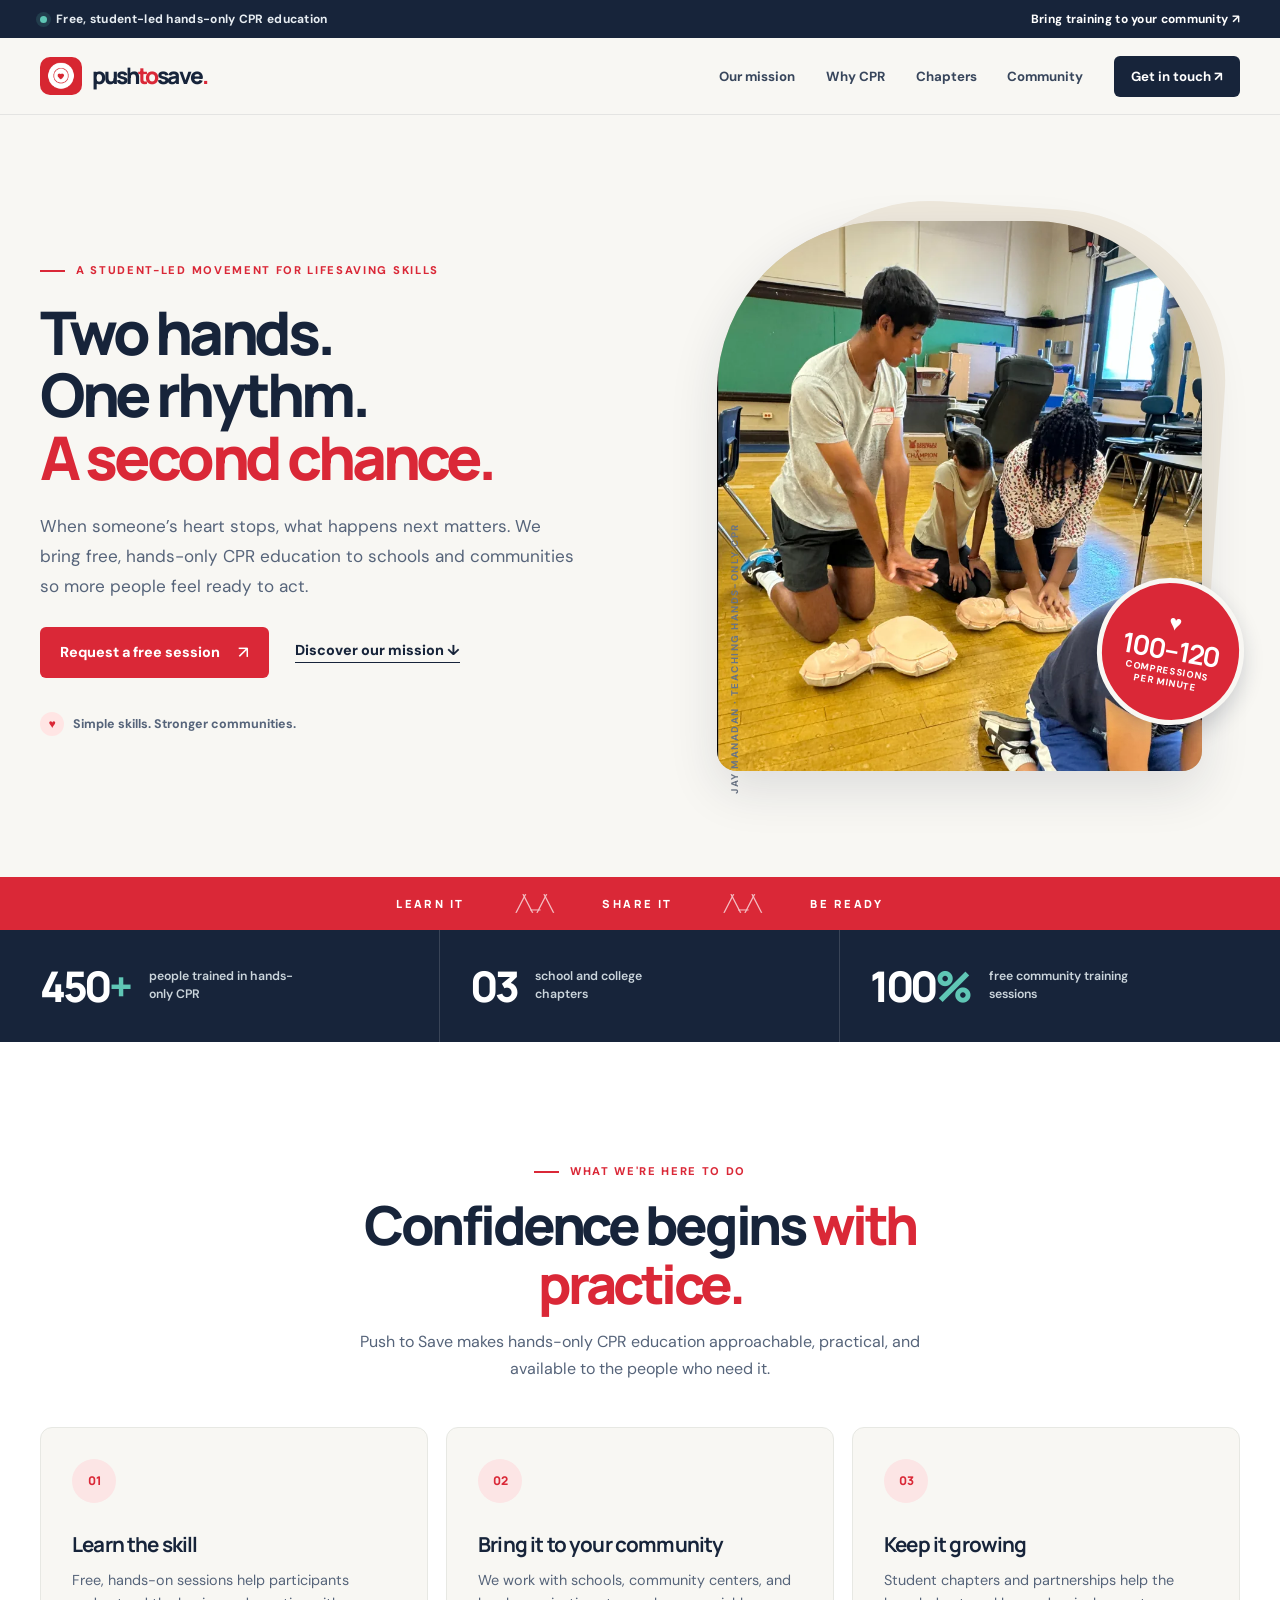
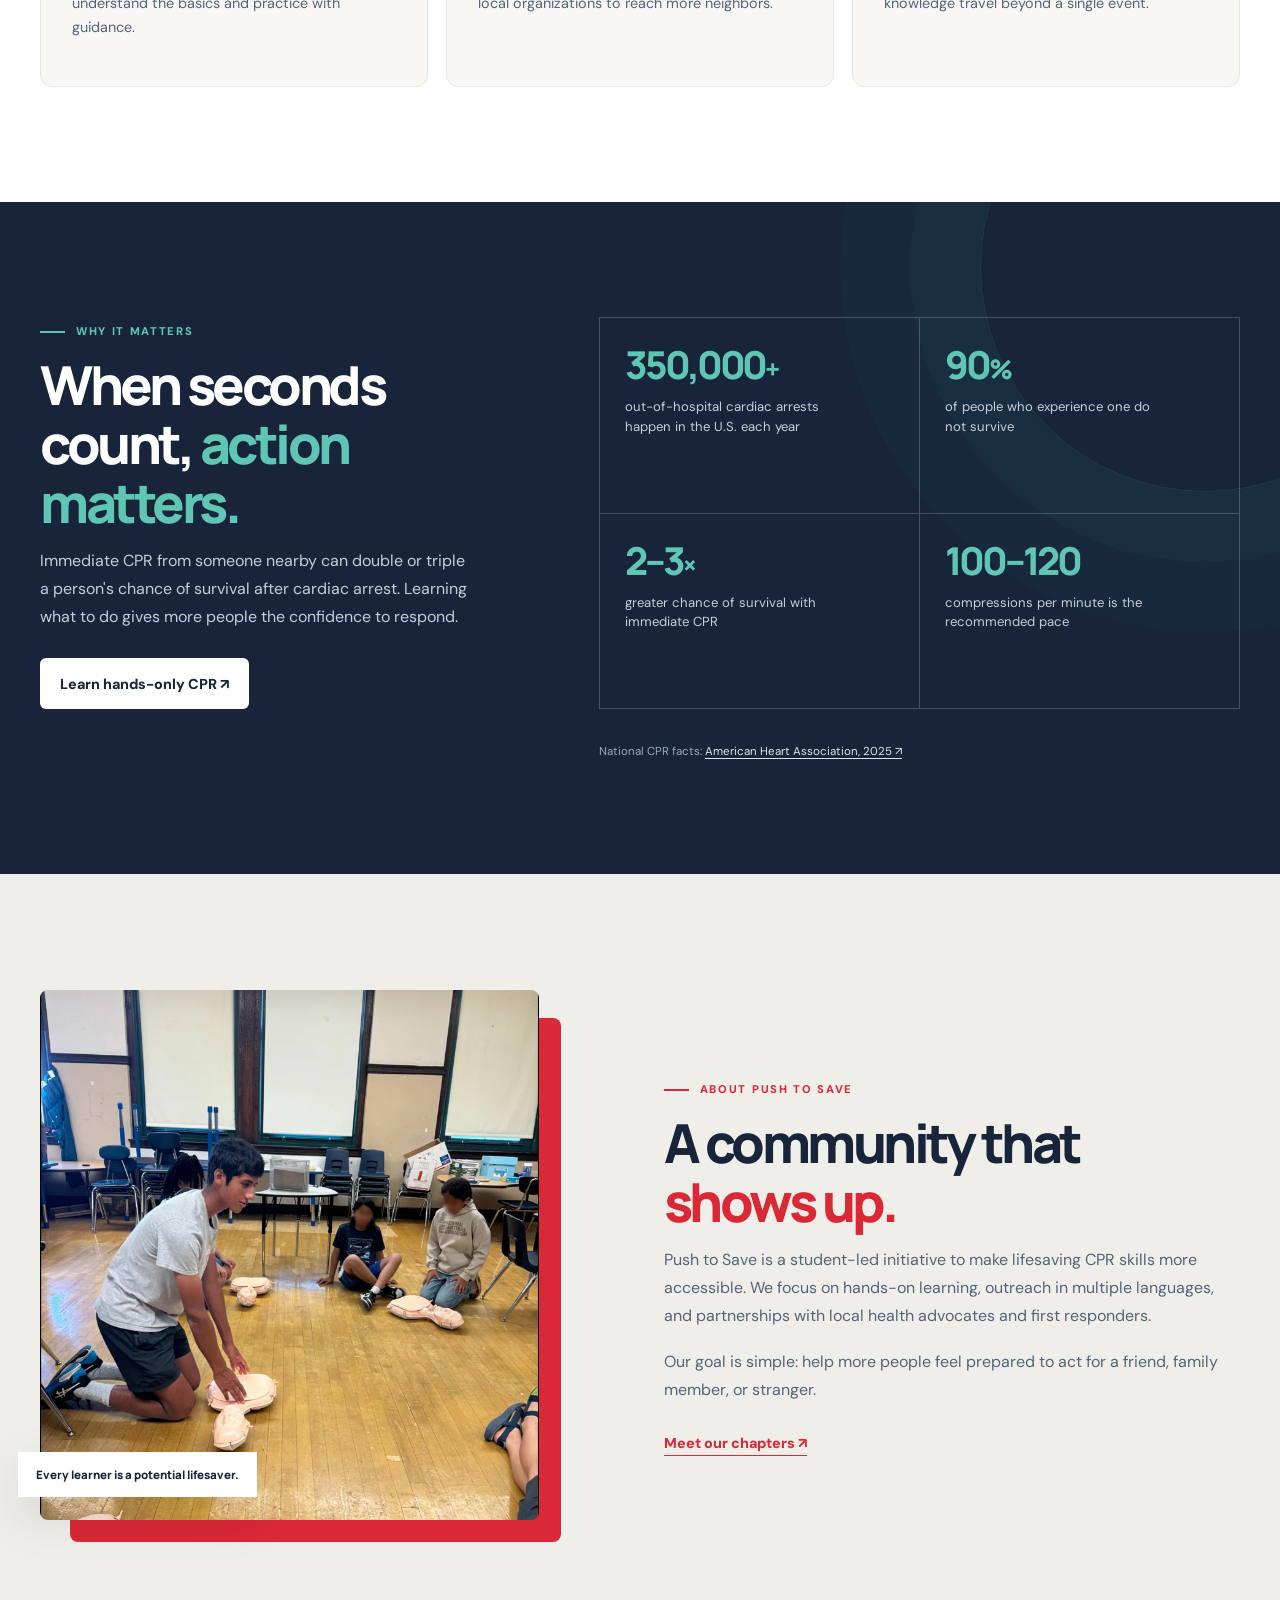
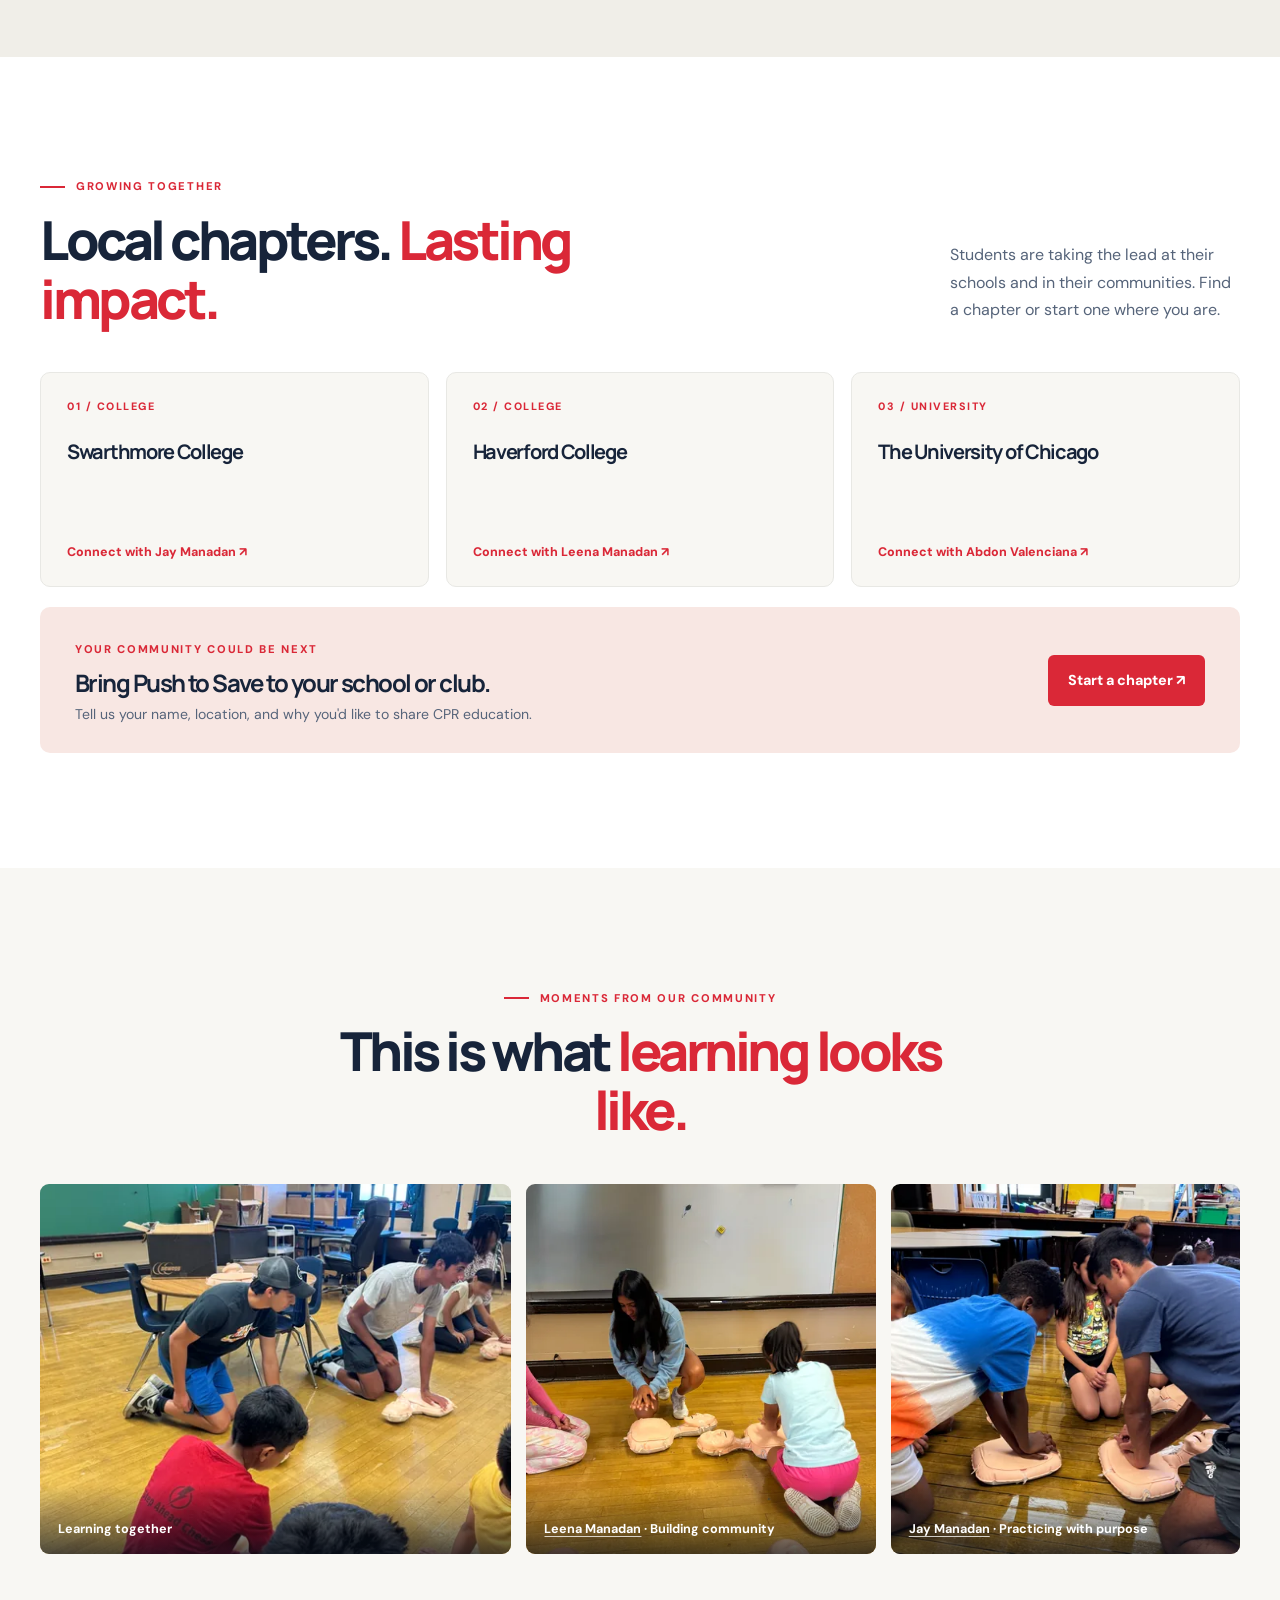
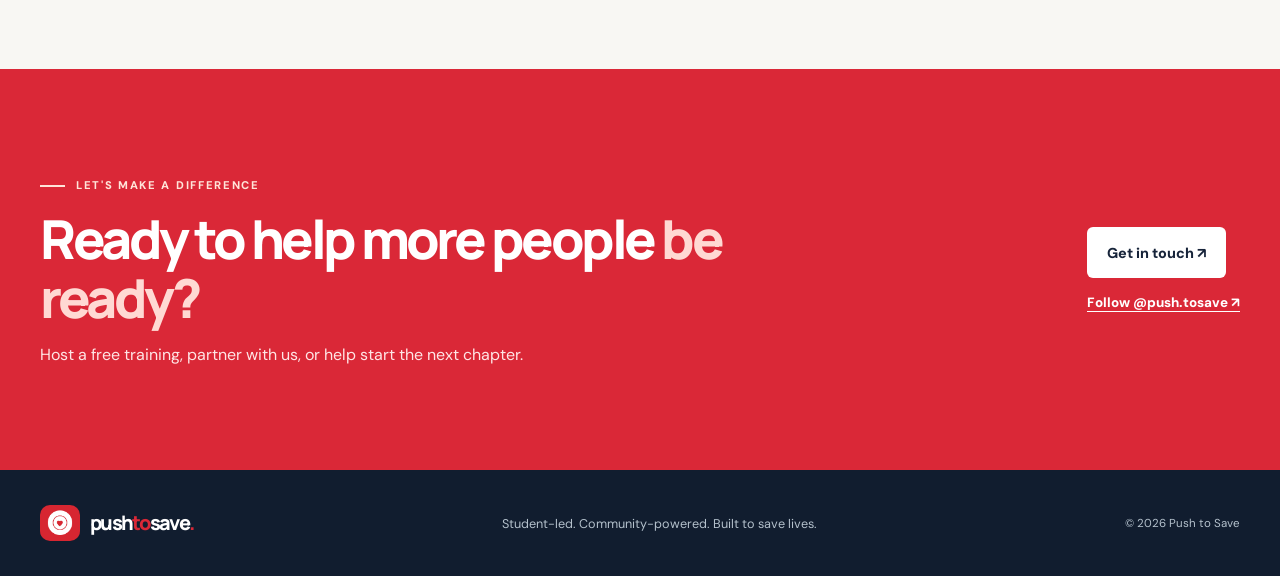
<file: index.html>
<!DOCTYPE html>
<html lang="en">
  <head>
    <meta charset="utf-8">
    <meta name="viewport" content="width=device-width, initial-scale=1">
    <meta name="theme-color" content="#17243a">
    <meta
      name="description"
      content="Push to Save is a student-led initiative bringing free hands-only CPR education to schools and communities.">
    <title>Push to Save | Two hands. One rhythm. A second chance.</title>
    <link rel="canonical" href="https://www.pushtosavelives.org/">
    <meta property="og:type" content="website">
    <meta property="og:url" content="https://www.pushtosavelives.org/">
    <meta property="og:title" content="Push to Save | Hands-only CPR education">
    <meta property="og:description" content="Free, student-led hands-only CPR education for schools and communities.">
    <meta property="og:image" content="https://www.pushtosavelives.org/images/jay-manadan-hands-only-cpr-807.webp">
    <script type="application/ld+json">
      {"@context":"https://schema.org","@type":"WebPage","url":"https://www.pushtosavelives.org/","name":"Push to Save","primaryImageOfPage":"https://www.pushtosavelives.org/images/jay-manadan-hands-only-cpr-807.webp"}
    </script>
    <link rel="icon" type="image/png" href="./Push%20To%20Save%20.png">
    <link rel="preconnect" href="https://fonts.googleapis.com">
    <link rel="preconnect" href="https://fonts.gstatic.com" crossorigin>
    <link
      href="https://fonts.googleapis.com/css2?family=DM+Sans:wght@400;500;600;700&family=Manrope:wght@400;500;600;700;800&display=swap"
      rel="stylesheet">
    <link rel="stylesheet" href="./styles.css">
    <script src="./script.js" defer></script>
  </head>
  <body>
    <a class="skip-link" href="#main">Skip to content</a>
    <div class="announcement">
      <div class="container announcement-inner">
        <span
          ><span class="announcement-dot" aria-hidden="true"></span> Free,
          student-led hands-only CPR education</span
        ><a
          href="mailto:jmanada1@swarthmore.edu?subject=Push%20to%20Save%20training%20request"
          >Bring training to your community ↗</a
        >
      </div>
    </div>
    <header class="site-header">
      <div class="container header-inner">
        <a class="brand" href="#top" aria-label="Push to Save, back to top"
          ><img
            src="./Push%20To%20Save%20.png"
            width="42"
            height="38"
            alt=""><span
            >push<span class="brand-accent">to</span>save<span
              class="brand-period"
              >.</span
            ></span
          ></a
        >
        <button
          class="menu-toggle"
          type="button"
          aria-expanded="false"
          aria-controls="primary-nav"
          aria-label="Open menu"
        >
          <span></span><span></span><span></span>
        </button>
        <nav
          id="primary-nav"
          class="primary-nav"
          aria-label="Primary navigation"
        >
          <a href="#mission">Our mission</a><a href="#why-cpr">Why CPR</a
          ><a href="#chapters">Chapters</a><a href="#community">Community</a
          ><a class="nav-cta" href="#contact">Get in touch ↗</a>
        </nav>
      </div>
    </header>

    <main id="main">
      <section class="hero" id="top" aria-labelledby="hero-title">
        <div class="container hero-grid">
          <div class="hero-copy">
            <span class="eyebrow"
              ><span class="eyebrow-line" aria-hidden="true"></span> A
              student-led movement for lifesaving skills</span
            >
            <h1 id="hero-title">
              Two hands.<br>One rhythm.<br><em>A second chance.</em>
            </h1>
            <p class="hero-lead">
              When someone’s heart stops, what happens next matters. We bring
              free, hands-only CPR education to schools and communities so more
              people feel ready to act.
            </p>
            <div class="hero-actions">
              <a
                class="button button-red"
                href="mailto:jmanada1@swarthmore.edu?subject=Push%20to%20Save%20training%20request"
                >Request a free session <span aria-hidden="true">↗</span></a
              ><a class="text-link" href="#mission">Discover our mission ↓</a>
            </div>
            <div class="hero-note">
              <span class="hero-note-icon" aria-hidden="true">♥</span> Simple
              skills. Stronger communities.
            </div>
          </div>
          <div class="hero-media">
            <div class="hero-image-wrap">
              <img
                src="./images/jay-manadan-hands-only-cpr-807.webp"
                srcset="./images/jay-manadan-hands-only-cpr-480.webp 480w, ./images/jay-manadan-hands-only-cpr-807.webp 807w"
                sizes="(max-width: 800px) calc(100vw - 36px), 45vw"
                alt="Jay Manadan guiding students through hands-only CPR practice"
                width="810"
                height="1079"
                fetchpriority="high">
            </div>
            <div class="hero-sticker">
              <span aria-hidden="true">♥</span><strong>100–120</strong
              ><span>compressions<br>per minute</span>
            </div>
            <span class="hero-photo-caption"
              >Jay Manadan · Teaching hands-only CPR</span
            >
          </div>
        </div>
        <div class="hero-bottom" aria-hidden="true">
          <span>Learn it</span><span class="hero-bottom-pulse">╱╲_╱╲</span
          ><span>Share it</span><span class="hero-bottom-pulse">╱╲_╱╲</span
          ><span>Be ready</span>
        </div>
      </section>

      <section class="impact-strip" aria-label="Push to Save at a glance">
        <div class="container impact-grid">
          <div>
            <strong>450<span>+</span></strong
            ><span>people trained in hands-only CPR</span>
          </div>
          <div><strong>03</strong><span>school and college chapters</span></div>
          <div>
            <strong>100<span>%</span></strong
            ><span>free community training sessions</span>
          </div>
        </div>
      </section>

      <section
        class="section mission-section"
        id="mission"
        aria-labelledby="mission-title"
      >
        <div class="container">
          <div class="section-heading centered">
            <span class="eyebrow"
              ><span class="eyebrow-line" aria-hidden="true"></span> What we're
              here to do</span
            >
            <h2 id="mission-title">
              Confidence begins <em>with practice.</em>
            </h2>
            <p>
              Push to Save makes hands-only CPR education approachable,
              practical, and available to the people who need it.
            </p>
          </div>
          <div class="offer-grid">
            <article class="offer-card">
              <span class="offer-icon" aria-hidden="true">01</span>
              <h3>Learn the skill</h3>
              <p>
                Free, hands-on sessions help participants understand the basics
                and practice with guidance.
              </p>
            </article>
            <article class="offer-card">
              <span class="offer-icon" aria-hidden="true">02</span>
              <h3>Bring it to your community</h3>
              <p>
                We work with schools, community centers, and local organizations
                to reach more neighbors.
              </p>
            </article>
            <article class="offer-card">
              <span class="offer-icon" aria-hidden="true">03</span>
              <h3>Keep it growing</h3>
              <p>
                Student chapters and partnerships help the knowledge travel
                beyond a single event.
              </p>
            </article>
          </div>
        </div>
      </section>

      <section
        class="section why-section"
        id="why-cpr"
        aria-labelledby="why-title"
      >
        <div class="container why-layout">
          <div class="why-intro">
            <span class="eyebrow eyebrow-light"
              ><span class="eyebrow-line" aria-hidden="true"></span> Why it
              matters</span
            >
            <h2 id="why-title">When seconds count, <em>action matters.</em></h2>
            <p>
              Immediate CPR from someone nearby can double or triple a person's
              chance of survival after cardiac arrest. Learning what to do gives
              more people the confidence to respond.
            </p>
            <a
              class="button button-white"
              href="https://cpr.heart.org/en/cpr-courses-and-kits/hands-only-cpr"
              target="_blank"
              rel="noopener noreferrer"
              >Learn hands-only CPR ↗</a
            >
          </div>
          <div class="why-stats">
            <div class="why-stat">
              <strong>350,000<span>+</span></strong
              ><span
                >out-of-hospital cardiac arrests happen in the U.S. each
                year</span
              >
            </div>
            <div class="why-stat">
              <strong>90<span>%</span></strong
              ><span>of people who experience one do not survive</span>
            </div>
            <div class="why-stat">
              <strong>2–3<span>×</span></strong
              ><span>greater chance of survival with immediate CPR</span>
            </div>
            <div class="why-stat">
              <strong>100–120</strong
              ><span>compressions per minute is the recommended pace</span>
            </div>
          </div>
          <p class="source-note">
            National CPR facts:
            <a
              href="https://newsroom.heart.org/facts/cpr-cardiopulmonary-resuscitation-and-updated-guidelines-2025"
              target="_blank"
              rel="noopener noreferrer"
              >American Heart Association, 2025 ↗</a
            >
          </p>
        </div>
      </section>

      <section
        class="section about-section"
        id="about"
        aria-labelledby="about-title"
      >
        <div class="container about-grid">
          <div class="about-media">
            <img
              src="./images/jay-manadan-teaching-cpr-814.webp"
              srcset="./images/jay-manadan-teaching-cpr-480.webp 480w, ./images/jay-manadan-teaching-cpr-814.webp 814w"
              sizes="(max-width: 600px) calc(100vw - 36px), 42vw"
              alt="Jay Manadan teaching a hands-only CPR session"
              width="810"
              height="1079"
              loading="lazy"
              decoding="async">
            <div class="image-label">
              Every learner is a potential lifesaver.
            </div>
          </div>
          <div class="about-copy">
            <span class="eyebrow"
              ><span class="eyebrow-line" aria-hidden="true"></span> About Push
              to Save</span
            >
            <h2 id="about-title">A community that <em>shows up.</em></h2>
            <p>
              Push to Save is a student-led initiative to make lifesaving CPR
              skills more accessible. We focus on hands-on learning, outreach in
              multiple languages, and partnerships with local health advocates
              and first responders.
            </p>
            <p>
              Our goal is simple: help more people feel prepared to act for a
              friend, family member, or stranger.
            </p>
            <a class="text-link text-link-red" href="#chapters"
              >Meet our chapters ↗</a
            >
          </div>
        </div>
      </section>

      <section
        class="section chapters-section"
        id="chapters"
        aria-labelledby="chapters-title"
      >
        <div class="container">
          <div class="section-heading chapters-heading">
            <div>
              <span class="eyebrow"
                ><span class="eyebrow-line" aria-hidden="true"></span> Growing
                together</span
              >
              <h2 id="chapters-title">
                Local chapters. <em>Lasting impact.</em>
              </h2>
            </div>
            <p>
              Students are taking the lead at their schools and in their
              communities. Find a chapter or start one where you are.
            </p>
          </div>
          <div class="chapters-grid">
            <article class="chapter-card">
              <span class="chapter-number">01 / College</span>
              <h3>Swarthmore College</h3>
              <a
                href="mailto:jmanada1@swarthmore.edu?subject=Push%20to%20Save%20chapter"
                >Connect with Jay Manadan ↗</a
              >
            </article>
            <article class="chapter-card">
              <span class="chapter-number">02 / College</span>
              <h3>Haverford College</h3>
              <a
                href="mailto:lmanadan@haverford.edu?subject=Push%20to%20Save%20chapter"
                >Connect with Leena Manadan ↗</a
              >
            </article>
            <article class="chapter-card">
              <span class="chapter-number">03 / University</span>
              <h3>The University of Chicago</h3>
              <a
                href="mailto:abdonv@uchicago.edu?subject=Push%20to%20Save%20chapter"
                >Connect with Abdon Valenciana ↗</a
              >
            </article>
          </div>
          <div class="start-chapter">
            <div>
              <span class="eyebrow">Your community could be next</span>
              <h3>Bring Push to Save to your school or club.</h3>
              <p>
                Tell us your name, location, and why you'd like to share CPR
                education.
              </p>
            </div>
            <a
              class="button button-red"
              href="mailto:jmanada1@swarthmore.edu?subject=Start%20a%20Push%20to%20Save%20chapter"
              >Start a chapter ↗</a
            >
          </div>
        </div>
      </section>

      <section
        class="section community-section"
        id="community"
        aria-labelledby="community-title"
      >
        <div class="container">
          <div class="section-heading centered">
            <span class="eyebrow"
              ><span class="eyebrow-line" aria-hidden="true"></span> Moments
              from our community</span
            >
            <h2 id="community-title">
              This is what <em>learning looks like.</em>
            </h2>
          </div>
          <div class="photo-grid">
            <figure class="photo-wide">
              <img
                src="./images/community-cpr-training-960.webp"
                srcset="./images/community-cpr-training-480.webp 480w, ./images/community-cpr-training-960.webp 960w"
                sizes="(max-width: 600px) calc(100vw - 36px), 36vw"
                alt="Jay Manadan and a volunteer at a Push to Save training"
                width="1434"
                height="1440"
                loading="lazy"
                decoding="async">
              <figcaption>Learning together</figcaption>
            </figure>
            <figure>
              <img
                src="./images/leena-manadan-cpr-training-808.webp"
                srcset="./images/leena-manadan-cpr-training-480.webp 480w, ./images/leena-manadan-cpr-training-808.webp 808w"
                sizes="(max-width: 600px) calc(100vw - 36px), 28vw"
                alt="Leena Manadan teaching hands-only CPR to children at a Push to Save event"
                width="808"
                height="1029"
                loading="lazy"
                decoding="async">
              <figcaption><a href="./leena-manadan.html">Leena Manadan</a> · Building community</figcaption>
            </figure>
            <figure>
              <img
                src="./images/jay-manadan-cpr-960.webp"
                srcset="./images/jay-manadan-cpr-480.webp 480w, ./images/jay-manadan-cpr-960.webp 960w"
                sizes="(max-width: 600px) calc(100vw - 36px), 28vw"
                alt="Jay Manadan demonstrating CPR"
                width="1072"
                height="1031"
                loading="lazy"
                decoding="async">
              <figcaption><a href="./jay-manadan.html">Jay Manadan</a> · Practicing with purpose</figcaption>
            </figure>
          </div>
        </div>
      </section>

      <section
        class="contact-section"
        id="contact"
        aria-labelledby="contact-title"
      >
        <div class="container contact-inner">
          <div>
            <span class="eyebrow eyebrow-light"
              ><span class="eyebrow-line" aria-hidden="true"></span> Let's make
              a difference</span
            >
            <h2 id="contact-title">
              Ready to help more people <em>be ready?</em>
            </h2>
            <p>
              Host a free training, partner with us, or help start the next
              chapter.
            </p>
          </div>
          <div class="contact-actions">
            <a
              class="button button-white"
              href="mailto:jmanada1@swarthmore.edu?subject=Hello%20Push%20to%20Save"
              >Get in touch ↗</a
            ><a
              href="https://www.instagram.com/push.tosave/"
              target="_blank"
              rel="noopener noreferrer"
              >Follow @push.tosave ↗</a
            >
          </div>
        </div>
      </section>
    </main>
    <footer class="site-footer">
      <div class="container footer-inner">
        <a class="brand footer-brand" href="#top"
          ><img
            src="./Push%20To%20Save%20.png"
            width="40"
            height="36"
            alt=""><span
            >push<span class="brand-accent">to</span>save<span
              class="brand-period"
              >.</span
            ></span
          ></a
        >
        <p>Student-led. Community-powered. Built to save lives.</p>
        <span>© 2026 Push to Save</span>
      </div>
    </footer>
  </body>
</html>
</file>
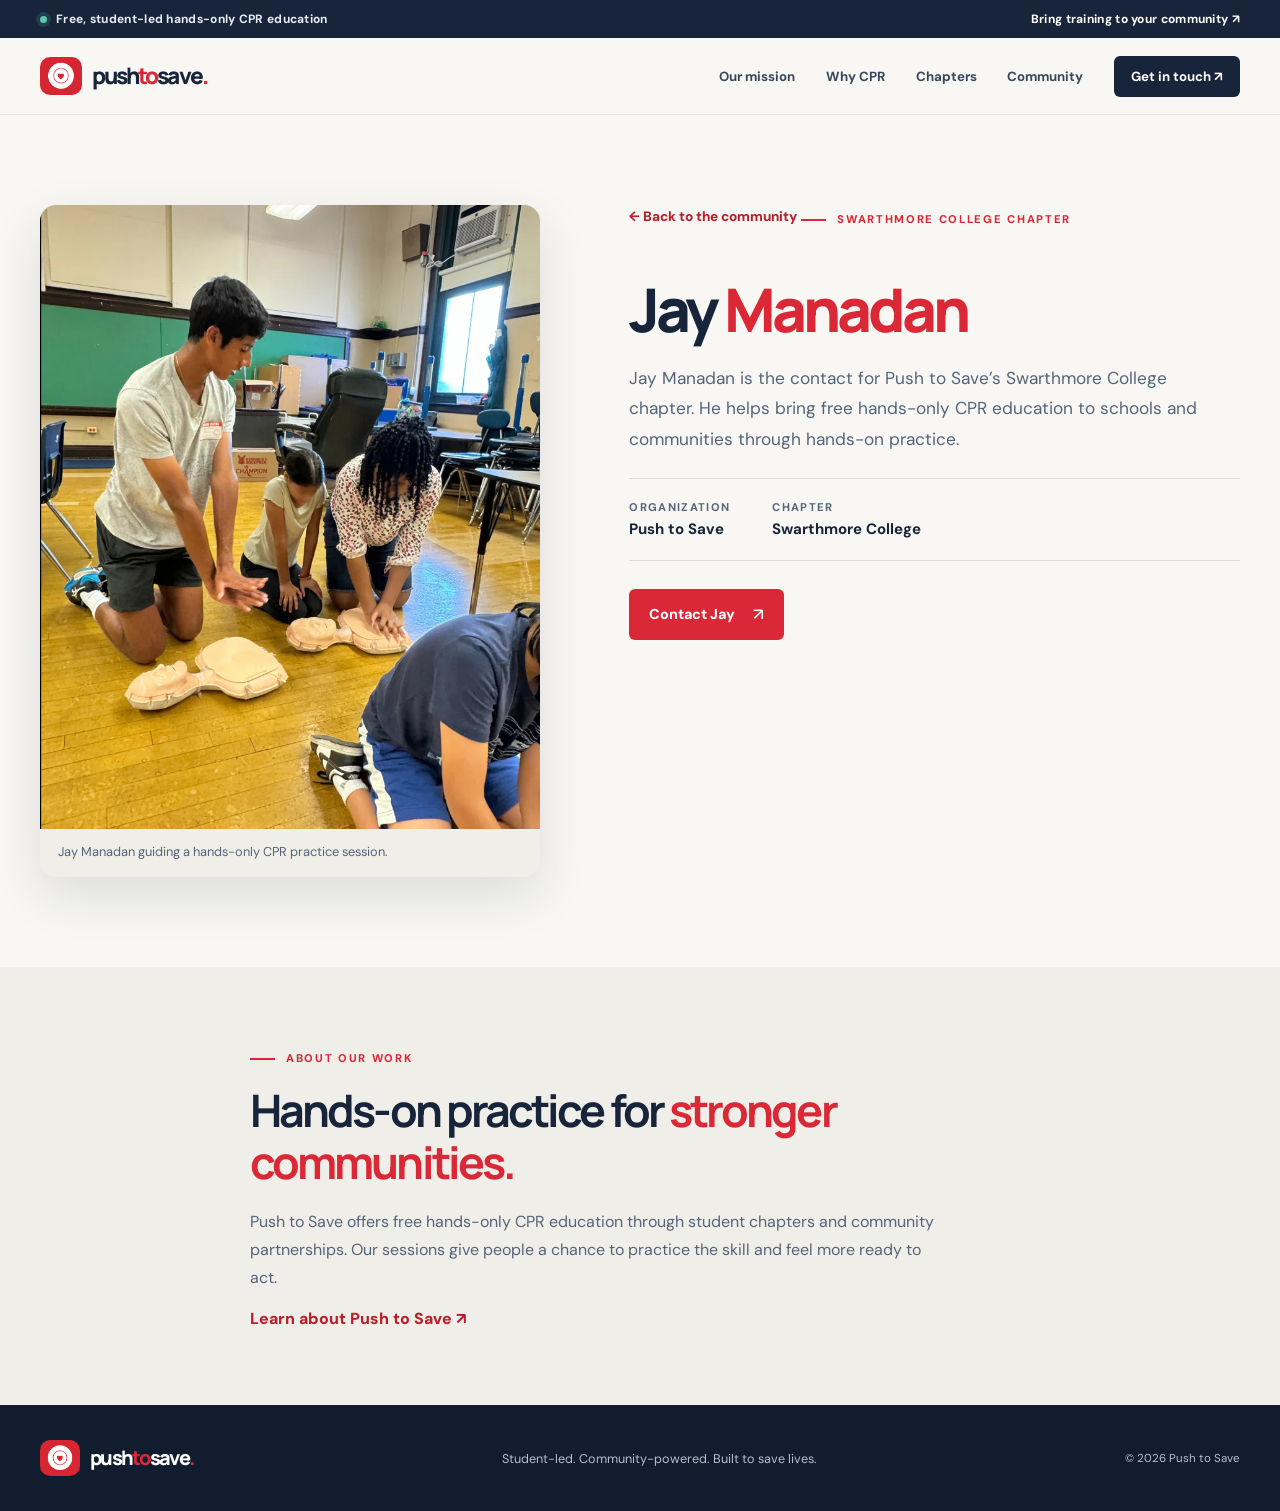
<file: jay-manadan.html>
<!DOCTYPE html>
<html lang="en">
  <head>
    <meta charset="utf-8">
    <meta name="viewport" content="width=device-width, initial-scale=1">
    <meta name="theme-color" content="#17243a">
    <meta name="robots" content="index,follow,max-image-preview:large">
    <meta name="description" content="Meet Jay Manadan of Push to Save’s Swarthmore College chapter and see him teaching hands-only CPR.">
    <title>Jay Manadan | Push to Save CPR Education</title>
    <link rel="canonical" href="https://www.pushtosavelives.org/jay-manadan.html">
    <meta property="og:type" content="profile">
    <meta property="og:url" content="https://www.pushtosavelives.org/jay-manadan.html">
    <meta property="og:title" content="Jay Manadan | Push to Save">
    <meta property="og:description" content="Meet Jay Manadan of Push to Save’s Swarthmore College chapter and see him teaching hands-only CPR.">
    <meta property="og:image" content="https://www.pushtosavelives.org/images/jay-manadan-hands-only-cpr-807.webp">
    <script type="application/ld+json">{"@context":"https://schema.org","@type":"ProfilePage","@id":"https://www.pushtosavelives.org/jay-manadan.html#profile","url":"https://www.pushtosavelives.org/jay-manadan.html","name":"Jay Manadan | Push to Save","primaryImageOfPage":"https://www.pushtosavelives.org/images/jay-manadan-hands-only-cpr-807.webp","mainEntity":{"@type":"Person","@id":"https://www.pushtosavelives.org/jay-manadan.html#person","name":"Jay Manadan","description":"Push to Save chapter contact at Swarthmore College, helping bring free hands-only CPR education to schools and communities.","image":"https://www.pushtosavelives.org/images/jay-manadan-hands-only-cpr-807.webp","affiliation":{"@type":"Organization","name":"Push to Save","url":"https://www.pushtosavelives.org/"}}}</script>
    <link rel="icon" type="image/png" href="./Push%20To%20Save%20.png">
    <link rel="preconnect" href="https://fonts.googleapis.com">
    <link rel="preconnect" href="https://fonts.gstatic.com" crossorigin>
    <link href="https://fonts.googleapis.com/css2?family=DM+Sans:wght@400;500;600;700&family=Manrope:wght@400;500;600;700;800&display=swap" rel="stylesheet">
    <link rel="stylesheet" href="./styles.css?v=20261012">
    <script src="./script.js" defer></script>
  </head>
  <body>
    <a class="skip-link" href="#main">Skip to content</a>
    <div class="announcement">
      <div class="container announcement-inner">
        <span><span class="announcement-dot" aria-hidden="true"></span> Free, student-led hands-only CPR education</span>
        <a href="./#contact">Bring training to your community ↗</a>
      </div>
    </div>
    <header class="site-header">
      <div class="container header-inner">
        <a class="brand" href="./" aria-label="Push to Save home">
          <img src="./Push%20To%20Save%20.png" width="42" height="38" alt="">
          <span>push<span class="brand-accent">to</span>save<span class="brand-period">.</span></span>
        </a>
        <button class="menu-toggle" type="button" aria-expanded="false" aria-controls="primary-nav" aria-label="Open menu"><span></span><span></span><span></span></button>
        <nav id="primary-nav" class="primary-nav" aria-label="Primary navigation">
          <a href="./#mission">Our mission</a>
          <a href="./#why-cpr">Why CPR</a>
          <a href="./#chapters">Chapters</a>
          <a href="./#community">Community</a>
          <a class="nav-cta" href="./#contact">Get in touch ↗</a>
        </nav>
      </div>
    </header>
    <main id="main">
      <section class="profile-hero" aria-labelledby="profile-title">
        <div class="container profile-grid">
          <figure class="profile-photo">
            <img
              src="./images/jay-manadan-hands-only-cpr-807.webp"
              srcset="./images/jay-manadan-hands-only-cpr-480.webp 480w, ./images/jay-manadan-hands-only-cpr-807.webp 807w"
              sizes="(max-width: 800px) calc(100vw - 48px), 42vw"
              width="807"
              height="1079"
              alt="Jay Manadan guiding students through hands-only CPR practice"
              fetchpriority="high">
            <figcaption>Jay Manadan guiding a hands-only CPR practice session.</figcaption>
          </figure>
          <div class="profile-copy">
            <a class="profile-back" href="./#community">← Back to the community</a>
            <span class="eyebrow"><span class="eyebrow-line" aria-hidden="true"></span> Swarthmore College chapter</span>
            <h1 id="profile-title">Jay <em>Manadan</em></h1>
            <p class="profile-intro">Jay Manadan is the contact for Push to Save’s Swarthmore College chapter. He helps bring free hands-only CPR education to schools and communities through hands-on practice.</p>
            <div class="profile-details">
              <div><span>Organization</span><strong>Push to Save</strong></div>
              <div><span>Chapter</span><strong>Swarthmore College</strong></div>
            </div>
            <a class="button button-red" href="mailto:jmanada1@swarthmore.edu?subject=Push%20to%20Save%20chapter">Contact Jay <span aria-hidden="true">↗</span></a>
          </div>
        </div>
      </section>
      <section class="profile-about" aria-labelledby="profile-about-title">
        <div class="container profile-about-inner">
          <span class="eyebrow"><span class="eyebrow-line" aria-hidden="true"></span> About our work</span>
          <h2 id="profile-about-title">Hands-on practice for <em>stronger communities.</em></h2>
          <p>Push to Save offers free hands-only CPR education through student chapters and community partnerships. Our sessions give people a chance to practice the skill and feel more ready to act.</p>
          <a href="./#mission">Learn about Push to Save ↗</a>
        </div>
      </section>
    </main>
    <footer class="site-footer">
      <div class="container footer-inner">
        <a class="brand footer-brand" href="./" aria-label="Push to Save home">
          <img src="./Push%20To%20Save%20.png" width="40" height="36" alt="">
          <span>push<span class="brand-accent">to</span>save<span class="brand-period">.</span></span>
        </a>
        <p>Student-led. Community-powered. Built to save lives.</p>
        <span>© 2026 Push to Save</span>
      </div>
    </footer>
  </body>
</html>
</file>
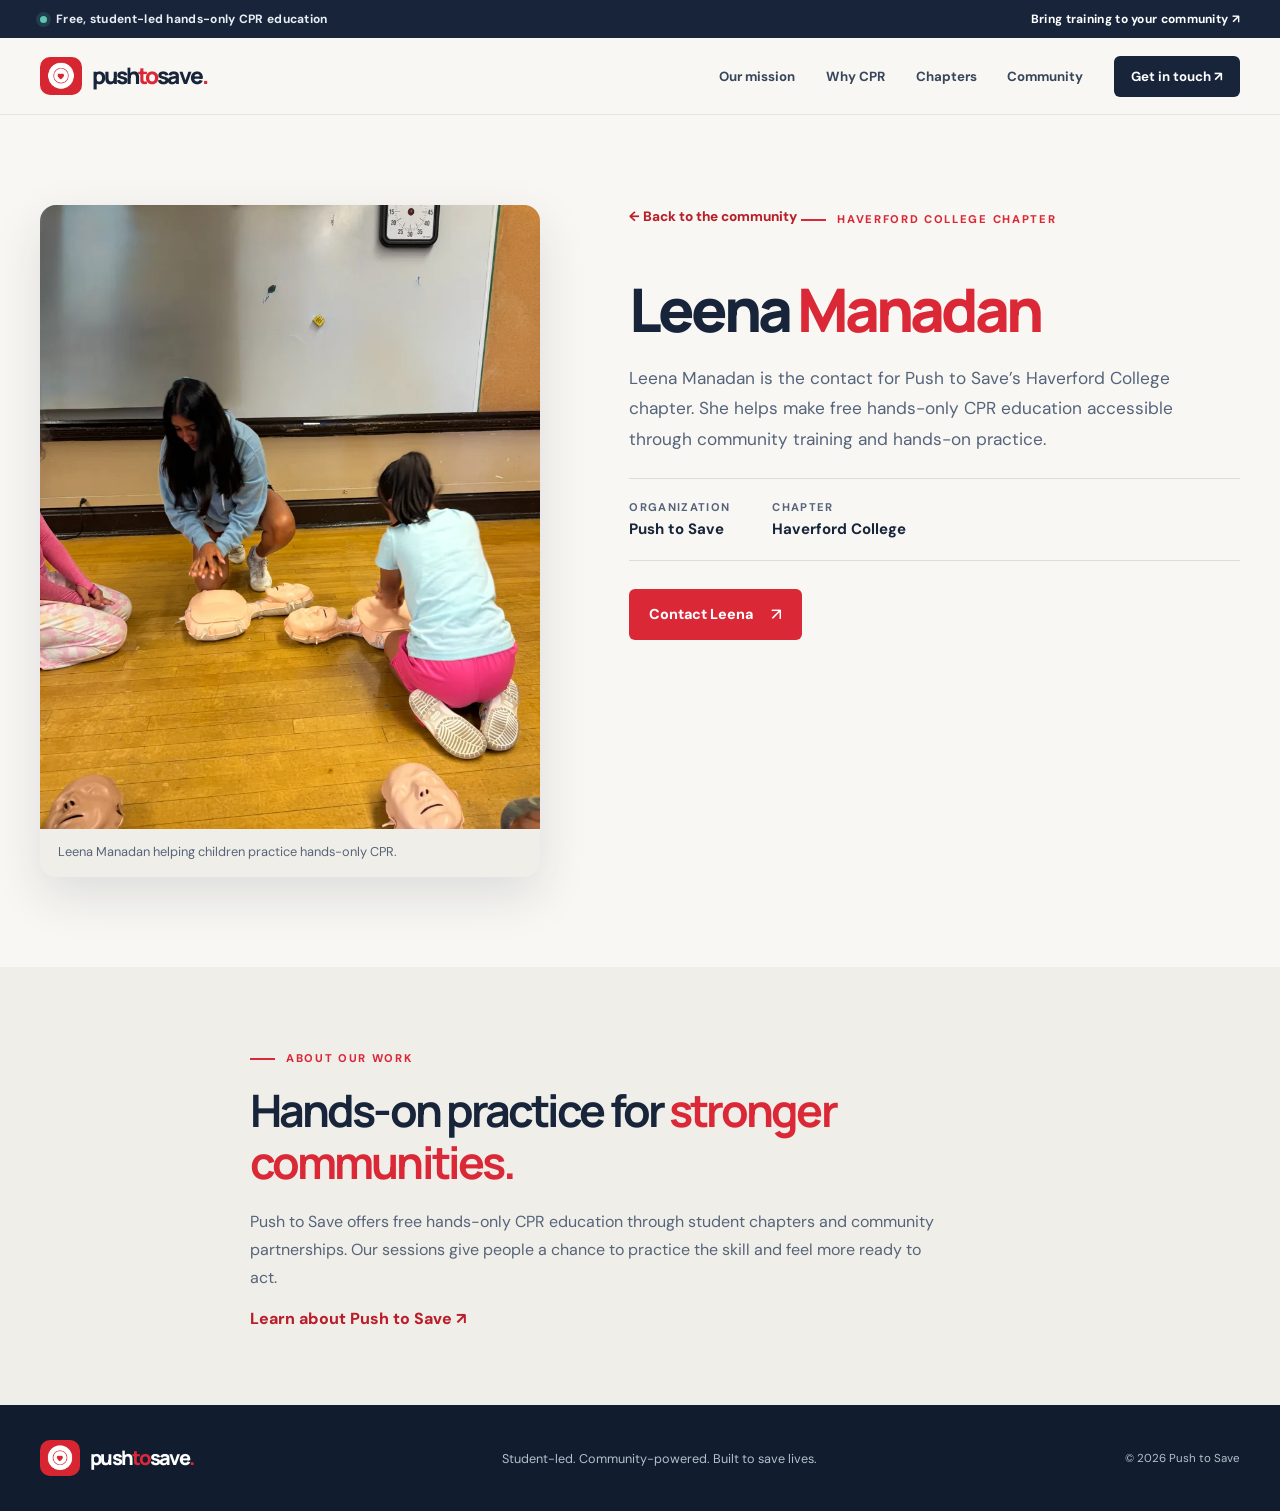
<file: leena-manadan.html>
<!DOCTYPE html>
<html lang="en">
  <head>
    <meta charset="utf-8">
    <meta name="viewport" content="width=device-width, initial-scale=1">
    <meta name="theme-color" content="#17243a">
    <meta name="robots" content="index,follow,max-image-preview:large">
    <meta name="description" content="Meet Leena Manadan of Push to Save’s Haverford College chapter and see her teaching hands-only CPR.">
    <title>Leena Manadan | Push to Save CPR Education</title>
    <link rel="canonical" href="https://www.pushtosavelives.org/leena-manadan.html">
    <meta property="og:type" content="profile">
    <meta property="og:url" content="https://www.pushtosavelives.org/leena-manadan.html">
    <meta property="og:title" content="Leena Manadan | Push to Save">
    <meta property="og:description" content="Meet Leena Manadan of Push to Save’s Haverford College chapter and see her teaching hands-only CPR.">
    <meta property="og:image" content="https://www.pushtosavelives.org/images/leena-manadan-cpr-training-808.webp">
    <script type="application/ld+json">{"@context":"https://schema.org","@type":"ProfilePage","@id":"https://www.pushtosavelives.org/leena-manadan.html#profile","url":"https://www.pushtosavelives.org/leena-manadan.html","name":"Leena Manadan | Push to Save","primaryImageOfPage":"https://www.pushtosavelives.org/images/leena-manadan-cpr-training-808.webp","mainEntity":{"@type":"Person","@id":"https://www.pushtosavelives.org/leena-manadan.html#person","name":"Leena Manadan","description":"Push to Save chapter contact at Haverford College, helping bring free hands-only CPR education to schools and communities.","image":"https://www.pushtosavelives.org/images/leena-manadan-cpr-training-808.webp","affiliation":{"@type":"Organization","name":"Push to Save","url":"https://www.pushtosavelives.org/"}}}</script>
    <link rel="icon" type="image/png" href="./Push%20To%20Save%20.png">
    <link rel="preconnect" href="https://fonts.googleapis.com">
    <link rel="preconnect" href="https://fonts.gstatic.com" crossorigin>
    <link href="https://fonts.googleapis.com/css2?family=DM+Sans:wght@400;500;600;700&family=Manrope:wght@400;500;600;700;800&display=swap" rel="stylesheet">
    <link rel="stylesheet" href="./styles.css?v=20261012">
    <script src="./script.js" defer></script>
  </head>
  <body>
    <a class="skip-link" href="#main">Skip to content</a>
    <div class="announcement">
      <div class="container announcement-inner">
        <span><span class="announcement-dot" aria-hidden="true"></span> Free, student-led hands-only CPR education</span>
        <a href="./#contact">Bring training to your community ↗</a>
      </div>
    </div>
    <header class="site-header">
      <div class="container header-inner">
        <a class="brand" href="./" aria-label="Push to Save home">
          <img src="./Push%20To%20Save%20.png" width="42" height="38" alt="">
          <span>push<span class="brand-accent">to</span>save<span class="brand-period">.</span></span>
        </a>
        <button class="menu-toggle" type="button" aria-expanded="false" aria-controls="primary-nav" aria-label="Open menu"><span></span><span></span><span></span></button>
        <nav id="primary-nav" class="primary-nav" aria-label="Primary navigation">
          <a href="./#mission">Our mission</a>
          <a href="./#why-cpr">Why CPR</a>
          <a href="./#chapters">Chapters</a>
          <a href="./#community">Community</a>
          <a class="nav-cta" href="./#contact">Get in touch ↗</a>
        </nav>
      </div>
    </header>
    <main id="main">
      <section class="profile-hero" aria-labelledby="profile-title">
        <div class="container profile-grid">
          <figure class="profile-photo">
            <img
              src="./images/leena-manadan-cpr-training-808.webp"
              srcset="./images/leena-manadan-cpr-training-480.webp 480w, ./images/leena-manadan-cpr-training-808.webp 808w"
              sizes="(max-width: 800px) calc(100vw - 48px), 42vw"
              width="808"
              height="1029"
              alt="Leena Manadan teaching hands-only CPR to children at a Push to Save session"
              fetchpriority="high">
            <figcaption>Leena Manadan helping children practice hands-only CPR.</figcaption>
          </figure>
          <div class="profile-copy">
            <a class="profile-back" href="./#community">← Back to the community</a>
            <span class="eyebrow"><span class="eyebrow-line" aria-hidden="true"></span> Haverford College chapter</span>
            <h1 id="profile-title">Leena <em>Manadan</em></h1>
            <p class="profile-intro">Leena Manadan is the contact for Push to Save’s Haverford College chapter. She helps make free hands-only CPR education accessible through community training and hands-on practice.</p>
            <div class="profile-details">
              <div><span>Organization</span><strong>Push to Save</strong></div>
              <div><span>Chapter</span><strong>Haverford College</strong></div>
            </div>
            <a class="button button-red" href="mailto:lmanadan@haverford.edu?subject=Push%20to%20Save%20chapter">Contact Leena <span aria-hidden="true">↗</span></a>
          </div>
        </div>
      </section>
      <section class="profile-about" aria-labelledby="profile-about-title">
        <div class="container profile-about-inner">
          <span class="eyebrow"><span class="eyebrow-line" aria-hidden="true"></span> About our work</span>
          <h2 id="profile-about-title">Hands-on practice for <em>stronger communities.</em></h2>
          <p>Push to Save offers free hands-only CPR education through student chapters and community partnerships. Our sessions give people a chance to practice the skill and feel more ready to act.</p>
          <a href="./#mission">Learn about Push to Save ↗</a>
        </div>
      </section>
    </main>
    <footer class="site-footer">
      <div class="container footer-inner">
        <a class="brand footer-brand" href="./" aria-label="Push to Save home">
          <img src="./Push%20To%20Save%20.png" width="40" height="36" alt="">
          <span>push<span class="brand-accent">to</span>save<span class="brand-period">.</span></span>
        </a>
        <p>Student-led. Community-powered. Built to save lives.</p>
        <span>© 2026 Push to Save</span>
      </div>
    </footer>
  </body>
</html>
</file>
<file: styles.css>
:root {
  --ink: #17243a;
  --ink-soft: #56647a;
  --red: #da2837;
  --red-dark: #b91e2a;
  --paper: #f8f7f3;
  --cream: #f0eee8;
  --line: #dddeda;
  --mint: #d7efea;
  --teal: #5fc6b5;
  --shadow: 0 18px 50px rgba(23, 36, 58, 0.12);
}
*,
*::before,
*::after {
  box-sizing: border-box;
}
html {
  scroll-behavior: smooth;
}
body {
  margin: 0;
  background: var(--paper);
  color: var(--ink);
  font-family: "DM Sans", Arial, sans-serif;
  -webkit-font-smoothing: antialiased;
}
img {
  display: block;
  max-width: 100%;
}
a {
  color: inherit;
}
button {
  font: inherit;
}
::selection {
  background: #e9a6aa;
  color: var(--ink);
}
:focus-visible {
  outline: 3px solid var(--teal);
  outline-offset: 4px;
}
.container {
  width: min(100% - 48px, 1200px);
  margin-inline: auto;
}
.skip-link {
  position: absolute;
  top: -60px;
  left: 16px;
  background: var(--ink);
  color: #fff;
  padding: 12px 16px;
  z-index: 100;
}
.skip-link:focus {
  top: 12px;
}
.announcement {
  background: var(--ink);
  color: #e7edf2;
  font-size: 0.75rem;
  font-weight: 700;
  letter-spacing: 0.025em;
}
.announcement-inner {
  min-height: 38px;
  display: flex;
  align-items: center;
  justify-content: space-between;
  gap: 16px;
}
.announcement-inner > span {
  display: flex;
  align-items: center;
  gap: 9px;
}
.announcement-dot {
  width: 7px;
  height: 7px;
  border-radius: 50%;
  background: var(--teal);
  box-shadow: 0 0 0 4px rgba(95, 198, 181, 0.15);
}
.announcement a {
  text-decoration: none;
  color: #fff;
}
.announcement a:hover {
  text-decoration: underline;
}
.site-header {
  position: sticky;
  top: 0;
  z-index: 50;
  background: rgba(248, 247, 243, 0.96);
  border-bottom: 1px solid rgba(23, 36, 58, 0.09);
  backdrop-filter: blur(16px);
}
.header-inner {
  min-height: 76px;
  display: flex;
  align-items: center;
  justify-content: space-between;
  gap: 28px;
}
.brand {
  display: inline-flex;
  align-items: center;
  gap: 10px;
  text-decoration: none;
  white-space: nowrap;
  font-family: Manrope, Arial, sans-serif;
  font-weight: 800;
  font-size: 1.42rem;
  letter-spacing: -0.085em;
  line-height: 1;
}
.brand img {
  border-radius: 10px;
}
.brand-accent,
.brand-period {
  color: var(--red);
}
.primary-nav {
  display: flex;
  align-items: center;
  gap: clamp(13px, 2.4vw, 32px);
}
.primary-nav > a {
  text-decoration: none;
  font-size: 0.83rem;
  font-weight: 700;
  color: #38465c;
  white-space: nowrap;
  transition: color 0.2s;
}
.primary-nav > a:hover {
  color: var(--red);
}
.primary-nav .nav-cta {
  padding: 12px 17px;
  background: var(--ink);
  color: #fff;
  border-radius: 6px;
}
.primary-nav .nav-cta:hover {
  background: var(--red);
  color: #fff;
}
.menu-toggle {
  display: none;
  border: 0;
  background: transparent;
  padding: 12px;
  cursor: pointer;
}
.menu-toggle span {
  display: block;
  width: 22px;
  height: 2px;
  background: var(--ink);
  margin: 5px 0;
  transition:
    transform 0.2s,
    opacity 0.2s;
}
section[id] {
  scroll-margin-top: 90px;
}
.hero {
  position: relative;
  overflow: hidden;
  background: var(--paper);
}
.hero-grid {
  display: grid;
  grid-template-columns: 1.08fr 0.92fr;
  gap: clamp(28px, 5vw, 72px);
  align-items: center;
  padding-block: clamp(50px, 7vw, 100px) clamp(62px, 7vw, 96px);
}
.eyebrow {
  display: inline-flex;
  align-items: center;
  gap: 11px;
  color: var(--red);
  text-transform: uppercase;
  letter-spacing: 0.15em;
  font-size: 0.7rem;
  font-weight: 800;
  line-height: 1.4;
}
.eyebrow-line {
  display: inline-block;
  flex: none;
  width: 25px;
  height: 2px;
  background: currentColor;
}
.eyebrow-light {
  color: var(--teal);
}
h1,
h2,
h3,
p {
  margin-top: 0;
}
h1,
h2,
h3 {
  font-family: Manrope, Arial, sans-serif;
  letter-spacing: -0.065em;
}
h1 {
  font-size: clamp(3rem, 4.7vw, 5.25rem);
  font-weight: 800;
  line-height: 1.04;
  margin: 22px 0 23px;
}
h1 em,
h2 em {
  color: var(--red);
  font-style: normal;
}
.hero-lead {
  max-width: 545px;
  font-size: 1.07rem;
  line-height: 1.75;
  color: var(--ink-soft);
  margin-bottom: 25px;
}
.hero-actions {
  display: flex;
  align-items: center;
  flex-wrap: wrap;
  gap: 18px 26px;
}
.button {
  display: inline-flex;
  align-items: center;
  justify-content: center;
  gap: 18px;
  text-decoration: none;
  white-space: nowrap;
  font-size: 0.9rem;
  font-weight: 800;
  min-height: 51px;
  padding: 14px 20px;
  border-radius: 6px;
  transition:
    transform 0.2s,
    background 0.2s,
    box-shadow 0.2s;
}
.button:hover {
  transform: translateY(-2px);
  box-shadow: 0 10px 24px rgba(23, 36, 58, 0.13);
}
.button-red {
  background: var(--red);
  color: #fff;
}
.button-red:hover {
  background: var(--red-dark);
}
.button-white {
  background: #fff;
  color: var(--ink);
}
.button-white:hover {
  background: var(--mint);
}
.button span {
  font-size: 1.05rem;
  font-weight: 500;
}
.text-link {
  font-size: 0.9rem;
  font-weight: 800;
  text-decoration: none;
  border-bottom: 1px solid currentColor;
  padding-bottom: 3px;
}
.text-link:hover {
  color: var(--red);
}
.text-link-red {
  color: var(--red);
}
.hero-note {
  display: flex;
  align-items: center;
  gap: 9px;
  margin-top: 34px;
  font-size: 0.78rem;
  color: var(--ink-soft);
  font-weight: 700;
}
.hero-note-icon {
  display: grid;
  place-items: center;
  width: 24px;
  height: 24px;
  border-radius: 50%;
  background: #ffe5e4;
  color: var(--red);
  font-size: 0.75rem;
}
.hero-media {
  position: relative;
  min-width: 0;
  padding: 16px 38px 16px 0;
}
.hero-media::before {
  content: "";
  position: absolute;
  inset: 0 22px 32px 35px;
  background: #eee8dc;
  border-radius: 170px 170px 20px 20px;
  transform: rotate(4deg);
}
.hero-image-wrap {
  position: relative;
  overflow: hidden;
  height: clamp(430px, 43vw, 570px);
  border-radius: 170px 170px 20px 20px;
  box-shadow: var(--shadow);
  background: #d4c9b4;
}
.hero-image-wrap img {
  width: 100%;
  height: 100%;
  object-fit: cover;
  object-position: center 37%;
}
.hero-sticker {
  position: absolute;
  right: -4px;
  bottom: 62px;
  width: 147px;
  height: 147px;
  border-radius: 50%;
  background: var(--red);
  color: #fff;
  display: flex;
  align-items: center;
  justify-content: center;
  flex-direction: column;
  text-align: center;
  box-shadow: 0 10px 22px rgba(23, 36, 58, 0.2);
  transform: rotate(10deg);
  border: 5px solid var(--paper);
}
.hero-sticker > span:first-child {
  font-size: 1.35rem;
  line-height: 1;
}
.hero-sticker strong {
  font-family: Manrope, sans-serif;
  font-size: 1.7rem;
  letter-spacing: -0.06em;
  line-height: 1.1;
}
.hero-sticker > span:last-child {
  text-transform: uppercase;
  letter-spacing: 0.08em;
  font-size: 0.59rem;
  font-weight: 800;
  line-height: 1.35;
}
.hero-photo-caption {
  position: absolute;
  left: 17px;
  bottom: -13px;
  transform: rotate(-90deg);
  transform-origin: left center;
  font-size: 0.61rem;
  text-transform: uppercase;
  letter-spacing: 0.15em;
  font-weight: 800;
  color: #6a7483;
}
.hero-bottom {
  height: 53px;
  background: var(--red);
  color: #fff;
  display: flex;
  align-items: center;
  justify-content: center;
  gap: clamp(22px, 4vw, 58px);
  font:
    800 0.7rem Manrope,
    sans-serif;
  text-transform: uppercase;
  letter-spacing: 0.22em;
}
.hero-bottom-pulse {
  font-size: 1rem;
  letter-spacing: -0.2em;
  font-weight: 400;
  opacity: 0.7;
}
.impact-strip {
  background: var(--ink);
  color: #fff;
}
.impact-grid {
  display: grid;
  grid-template-columns: repeat(3, 1fr);
}
.impact-grid > div {
  display: flex;
  align-items: center;
  gap: 19px;
  padding: 35px 30px;
  border-right: 1px solid rgba(255, 255, 255, 0.15);
}
.impact-grid > div:first-child {
  padding-left: 0;
}
.impact-grid > div:last-child {
  border-right: 0;
}
.impact-grid strong {
  font:
    800 clamp(2.3rem, 3.3vw, 3.5rem)/1 Manrope,
    sans-serif;
  letter-spacing: -0.08em;
  white-space: nowrap;
}
.impact-grid strong span {
  color: var(--teal);
}
.impact-grid > div > span {
  max-width: 155px;
  font-size: 0.77rem;
  line-height: 1.45;
  color: #cbd5dc;
  font-weight: 600;
}
.section {
  padding-block: clamp(75px, 9vw, 132px);
}
.section-heading {
  margin-bottom: 44px;
}
.section-heading.centered {
  text-align: center;
  max-width: 700px;
  margin-inline: auto;
}
.section-heading h2,
.about-copy h2,
.why-intro h2,
.contact-inner h2 {
  font-size: clamp(2.4rem, 4.2vw, 4.5rem);
  line-height: 1.1;
  font-weight: 800;
  margin: 15px 0;
}
.section-heading p {
  max-width: 610px;
  margin: 0 auto;
  color: var(--ink-soft);
  line-height: 1.7;
  font-size: 1rem;
}
.mission-section {
  background: #fff;
}
.offer-grid {
  display: grid;
  grid-template-columns: repeat(3, 1fr);
  gap: 18px;
}
.offer-card {
  background: var(--paper);
  border: 1px solid #e7e8e3;
  border-radius: 12px;
  padding: 31px;
  min-height: 260px;
  transition:
    transform 0.2s,
    box-shadow 0.2s;
}
.offer-card:hover {
  transform: translateY(-4px);
  box-shadow: var(--shadow);
}
.offer-icon {
  display: grid;
  place-items: center;
  width: 44px;
  height: 44px;
  border-radius: 50%;
  background: #fce5e5;
  color: var(--red);
  font:
    800 0.75rem Manrope,
    sans-serif;
}
.offer-card h3 {
  font-size: 1.29rem;
  letter-spacing: -0.04em;
  margin: 27px 0 11px;
}
.offer-card p {
  color: var(--ink-soft);
  font-size: 0.9rem;
  line-height: 1.65;
  margin-bottom: 0;
}
.why-section {
  background: var(--ink);
  color: #fff;
  position: relative;
  overflow: hidden;
}
.why-section::after {
  content: "";
  position: absolute;
  right: -150px;
  top: -160px;
  width: 450px;
  height: 450px;
  border: 1px solid rgba(95, 198, 181, 0.13);
  border-radius: 50%;
  box-shadow:
    0 0 0 70px rgba(95, 198, 181, 0.035),
    0 0 0 140px rgba(95, 198, 181, 0.025);
  pointer-events: none;
}
.why-layout {
  position: relative;
  z-index: 1;
  display: grid;
  grid-template-columns: 0.85fr 1.15fr;
  gap: 35px 85px;
}
.why-intro h2 em {
  color: var(--teal);
}
.why-intro p {
  max-width: 435px;
  color: #c5cfd9;
  font-size: 1rem;
  line-height: 1.75;
  margin-bottom: 27px;
}
.why-stats {
  display: grid;
  grid-template-columns: repeat(2, 1fr);
  border-top: 1px solid rgba(255, 255, 255, 0.2);
  border-left: 1px solid rgba(255, 255, 255, 0.2);
}
.why-stat {
  min-height: 166px;
  padding: 25px;
  border-right: 1px solid rgba(255, 255, 255, 0.2);
  border-bottom: 1px solid rgba(255, 255, 255, 0.2);
}
.why-stat strong {
  display: block;
  color: var(--teal);
  font:
    800 clamp(2.2rem, 3vw, 3.5rem)/1.15 Manrope,
    sans-serif;
  letter-spacing: -0.08em;
  margin-bottom: 10px;
}
.why-stat strong span {
  font-size: 0.7em;
}
.why-stat > span {
  display: block;
  max-width: 215px;
  color: #c5cfd9;
  font-size: 0.82rem;
  line-height: 1.5;
}
.source-note {
  grid-column: 2;
  margin: 0;
  color: #9ba9b7;
  font-size: 0.72rem;
}
.source-note a {
  color: #dce4e8;
  text-underline-offset: 3px;
}
.about-section {
  background: var(--cream);
}
.about-grid {
  display: grid;
  grid-template-columns: 0.95fr 1.05fr;
  gap: clamp(45px, 8vw, 110px);
  align-items: center;
}
.about-media {
  position: relative;
  padding-right: 22px;
  padding-bottom: 22px;
}
.about-media::before {
  content: "";
  position: absolute;
  inset: 28px 0 0 30px;
  background: var(--red);
  border-radius: 8px;
}
.about-media img {
  position: relative;
  width: 100%;
  height: 530px;
  object-fit: cover;
  object-position: center 40%;
  border-radius: 8px;
}
.image-label {
  position: absolute;
  bottom: 45px;
  left: -22px;
  padding: 15px 18px;
  background: #fff;
  color: var(--ink);
  font:
    800 0.72rem Manrope,
    sans-serif;
  box-shadow: var(--shadow);
}
.about-copy h2 {
  max-width: 520px;
}
.about-copy p {
  max-width: 560px;
  font-size: 1rem;
  line-height: 1.75;
  color: var(--ink-soft);
  margin: 0 0 18px;
}
.about-copy .text-link {
  display: inline-block;
  margin-top: 12px;
}
.chapters-section {
  background: #fff;
}
.chapters-heading {
  display: flex;
  align-items: end;
  justify-content: space-between;
  gap: 35px;
}
.chapters-heading h2 {
  max-width: 620px;
  margin-bottom: 0;
}
.chapters-heading p {
  max-width: 290px;
  margin: 0 0 5px;
}
.chapters-grid {
  display: grid;
  grid-template-columns: repeat(3, 1fr);
  gap: 17px;
}
.chapter-card {
  display: flex;
  flex-direction: column;
  min-height: 215px;
  padding: 26px;
  background: var(--paper);
  border: 1px solid #e8e8e4;
  border-radius: 10px;
}
.chapter-number {
  font-size: 0.67rem;
  font-weight: 800;
  color: var(--red);
  text-transform: uppercase;
  letter-spacing: 0.14em;
}
.chapter-card h3 {
  font-size: 1.25rem;
  line-height: 1.35;
  margin: 25px 0 auto;
}
.chapter-card a {
  color: var(--red);
  font-size: 0.78rem;
  font-weight: 800;
  text-decoration: none;
  margin-top: 20px;
}
.chapter-card a:hover {
  text-decoration: underline;
}
.start-chapter {
  margin-top: 20px;
  background: #f8e7e3;
  border-radius: 10px;
  padding: 30px 35px;
  display: flex;
  align-items: center;
  justify-content: space-between;
  gap: 24px;
}
.start-chapter .eyebrow {
  color: var(--red);
}
.start-chapter h3 {
  font-size: 1.5rem;
  margin: 8px 0 6px;
}
.start-chapter p {
  color: var(--ink-soft);
  font-size: 0.88rem;
  margin: 0;
}
.community-section {
  background: var(--paper);
}
.photo-grid {
  display: grid;
  grid-template-columns: 1.35fr 1fr 1fr;
  gap: 15px;
}
.photo-grid figure {
  position: relative;
  overflow: hidden;
  margin: 0;
  height: 370px;
  border-radius: 9px;
  background: #e1ded8;
}
.photo-grid img {
  width: 100%;
  height: 100%;
  object-fit: cover;
  transition: transform 0.4s;
}
.photo-grid figure:hover img {
  transform: scale(1.04);
}
.photo-grid figcaption {
  position: absolute;
  bottom: 0;
  left: 0;
  right: 0;
  padding: 35px 18px 17px;
  background: linear-gradient(transparent, rgba(8, 16, 28, 0.7));
  color: #fff;
  font-size: 0.79rem;
  font-weight: 700;
}
.photo-grid .photo-wide img {
  object-position: center 30%;
}
.contact-section {
  background: var(--red);
  color: #fff;
  padding-block: clamp(65px, 8vw, 105px);
}
.contact-inner {
  display: flex;
  align-items: center;
  justify-content: space-between;
  gap: 45px;
}
.contact-inner .eyebrow {
  color: #ffe4d9;
}
.contact-inner h2 {
  max-width: 740px;
  margin-bottom: 15px;
}
.contact-inner h2 em {
  color: #ffd9d3;
}
.contact-inner p {
  color: #ffe6e6;
  font-size: 1rem;
  line-height: 1.6;
  margin: 0;
}
.contact-actions {
  display: flex;
  flex: none;
  flex-direction: column;
  align-items: flex-start;
  gap: 16px;
}
.contact-actions > a:last-child {
  font-size: 0.84rem;
  font-weight: 800;
  text-decoration: underline;
  text-underline-offset: 4px;
}
.site-footer {
  background: #111d2f;
  color: #fff;
  padding-block: 35px;
}
.footer-inner {
  display: flex;
  align-items: center;
  justify-content: space-between;
  gap: 18px;
}
.footer-brand {
  color: #fff;
  font-size: 1.25rem;
}
.footer-inner p {
  font-size: 0.79rem;
  color: #b4c1cc;
  margin: 0;
}
.footer-inner > span {
  font-size: 0.72rem;
  color: #b4c1cc;
}
@media (max-width: 1050px) {
  h1 {
    font-size: clamp(3.2rem, 5.6vw, 5rem);
  }
  .hero-grid {
    gap: 32px;
  }
  .hero-media {
    padding-right: 18px;
  }
  .hero-sticker {
    right: -14px;
  }
  .impact-grid > div {
    padding-inline: 18px;
  }
  .why-layout {
    gap: 35px 45px;
  }
}
@media (max-width: 800px) {
  .container {
    width: min(100% - 36px, 1200px);
  }
  .header-inner {
    min-height: 68px;
  }
  .menu-toggle {
    display: block;
    margin-left: auto;
  }
  .primary-nav {
    display: none;
    position: absolute;
    top: 100%;
    left: 0;
    right: 0;
    background: var(--paper);
    padding: 14px 18px 20px;
    border-bottom: 1px solid var(--line);
    box-shadow: 0 15px 25px rgba(23, 36, 58, 0.08);
    flex-direction: column;
    align-items: stretch;
    gap: 0;
  }
  .primary-nav.is-open {
    display: flex;
  }
  .primary-nav > a {
    padding: 14px 8px;
    font-size: 0.97rem;
  }
  .primary-nav .nav-cta {
    margin-top: 8px;
    text-align: center;
  }
  .menu-toggle[aria-expanded="true"] span:nth-child(1) {
    transform: translateY(7px) rotate(45deg);
  }
  .menu-toggle[aria-expanded="true"] span:nth-child(2) {
    opacity: 0;
  }
  .menu-toggle[aria-expanded="true"] span:nth-child(3) {
    transform: translateY(-7px) rotate(-45deg);
  }
  .hero-grid {
    grid-template-columns: 1fr;
    padding-block: 58px 72px;
  }
  .hero-copy {
    max-width: 660px;
  }
  .hero-media {
    width: min(100%, 590px);
    margin-inline: auto;
    padding-right: 30px;
  }
  .hero-image-wrap {
    height: 590px;
  }
  .hero-sticker {
    right: 0;
  }
  .impact-grid > div {
    gap: 10px;
    padding: 27px 15px;
  }
  .impact-grid strong {
    font-size: 2.3rem;
  }
  .impact-grid > div > span {
    font-size: 0.7rem;
  }
  .offer-grid {
    gap: 12px;
  }
  .offer-card {
    padding: 23px;
  }
  .why-layout {
    grid-template-columns: 1fr;
    gap: 35px;
  }
  .why-intro {
    max-width: 640px;
  }
  .source-note {
    grid-column: 1;
  }
  .about-grid {
    gap: 48px;
  }
  .about-media img {
    height: 450px;
  }
  .chapters-heading {
    align-items: start;
    flex-direction: column;
  }
  .chapters-heading p {
    max-width: 600px;
  }
  .contact-inner {
    align-items: start;
    flex-direction: column;
  }
}
@media (max-width: 600px) {
  .announcement-inner {
    justify-content: center;
    text-align: center;
  }
  .announcement-inner > a {
    display: none;
  }
  .brand {
    font-size: 1.28rem;
  }
  .brand img {
    width: 36px;
    height: auto;
  }
  .hero-grid {
    padding-block: 49px 61px;
  }
  .eyebrow {
    font-size: 0.63rem;
    letter-spacing: 0.12em;
  }
  h1 {
    font-size: clamp(2.74rem, 10.5vw, 4.3rem);
    white-space: normal;
    letter-spacing: -0.075em;
    margin: 18px 0;
  }
  .hero-lead {
    font-size: 0.97rem;
    line-height: 1.68;
  }
  .hero-actions {
    align-items: stretch;
    gap: 18px;
    flex-direction: column;
  }
  .hero-actions .button {
    width: 100%;
  }
  .hero-actions .text-link {
    align-self: flex-start;
  }
  .hero-note {
    margin-top: 23px;
  }
  .hero-media {
    padding: 12px 22px 13px 0;
    width: 100%;
  }
  .hero-media::before {
    inset: 0 7px 26px 26px;
  }
  .hero-image-wrap {
    height: 470px;
    border-radius: 130px 130px 17px 17px;
  }
  .hero-sticker {
    width: 119px;
    height: 119px;
    right: -5px;
    bottom: 37px;
  }
  .hero-sticker strong {
    font-size: 1.35rem;
  }
  .hero-sticker > span:last-child {
    font-size: 0.5rem;
  }
  .hero-photo-caption {
    display: none;
  }
  .hero-bottom {
    gap: 17px;
    font-size: 0.54rem;
    letter-spacing: 0.14em;
  }
  .hero-bottom-pulse {
    font-size: 0.8rem;
  }
  .impact-grid {
    grid-template-columns: 1fr;
  }
  .impact-grid > div,
  .impact-grid > div:first-child {
    padding: 21px 0;
    border-right: 0;
    border-bottom: 1px solid rgba(255, 255, 255, 0.15);
  }
  .impact-grid > div:last-child {
    border-bottom: 0;
  }
  .impact-grid strong {
    width: 128px;
    font-size: 2.55rem;
  }
  .impact-grid > div > span {
    font-size: 0.79rem;
    max-width: none;
  }
  .section {
    padding-block: 70px;
  }
  .section-heading {
    margin-bottom: 32px;
  }
  .section-heading h2,
  .about-copy h2,
  .why-intro h2,
  .contact-inner h2 {
    font-size: clamp(2.28rem, 9vw, 3.3rem);
  }
  .offer-grid,
  .chapters-grid,
  .photo-grid {
    grid-template-columns: 1fr;
  }
  .offer-card {
    min-height: auto;
    padding: 25px;
  }
  .offer-card h3 {
    margin-top: 19px;
  }
  .why-stats {
    grid-template-columns: 1fr 1fr;
  }
  .why-stat {
    min-height: 166px;
    padding: 19px 14px;
  }
  .why-stat strong {
    font-size: clamp(1.7rem, 7vw, 2.5rem);
  }
  .why-stat > span {
    font-size: 0.74rem;
  }
  .about-grid {
    grid-template-columns: 1fr;
  }
  .about-media {
    max-width: 500px;
    margin-inline: auto;
  }
  .about-media img {
    height: 430px;
  }
  .image-label {
    left: -8px;
  }
  .chapter-card {
    min-height: 180px;
  }
  .chapter-card h3 {
    font-size: 1.3rem;
    margin-top: 17px;
  }
  .start-chapter {
    align-items: stretch;
    flex-direction: column;
    padding: 27px;
  }
  .start-chapter .button {
    width: 100%;
  }
  .photo-grid {
    gap: 12px;
  }
  .photo-grid figure {
    height: 310px;
  }
  .photo-grid .photo-wide {
    height: 380px;
  }
  .contact-actions {
    width: 100%;
  }
  .contact-actions .button {
    width: 100%;
  }
  .footer-inner {
    align-items: flex-start;
    flex-direction: column;
  }
  .footer-inner p {
    line-height: 1.5;
  }
}
@media (max-width: 380px) {
  .container {
    width: min(100% - 30px, 1200px);
  }
  h1 {
    font-size: 2.55rem;
  }
  .hero-image-wrap {
    height: 405px;
  }
  .hero-bottom {
    gap: 11px;
  }
  .hero-bottom-pulse {
    display: none;
  }
  .why-stat {
    min-height: 180px;
  }
  .why-stat strong {
    font-size: 1.63rem;
  }
}
@media (prefers-reduced-motion: reduce) {
  html {
    scroll-behavior: auto;
  }
  *,
  *::before,
  *::after {
    transition-duration: 0.01ms !important;
    animation-duration: 0.01ms !important;
  }
}


.photo-grid figcaption a {
  color: inherit;
  text-decoration: underline;
  text-decoration-color: rgba(255, 255, 255, 0.75);
  text-underline-offset: 3px;
}
.profile-hero {
  padding-block: clamp(55px, 7vw, 95px);
}
.profile-grid {
  display: grid;
  grid-template-columns: minmax(0, 0.9fr) minmax(0, 1.1fr);
  gap: clamp(35px, 7vw, 95px);
  align-items: start;
}
.profile-photo {
  margin: 0;
  overflow: hidden;
  border-radius: 16px;
  background: var(--cream);
  box-shadow: var(--shadow);
}
.profile-photo img {
  width: 100%;
  height: auto;
  aspect-ratio: 4 / 5;
  object-fit: cover;
  object-position: center 30%;
}
.profile-photo figcaption {
  padding: 13px 18px 16px;
  color: var(--ink-soft);
  font-size: 0.8rem;
  line-height: 1.5;
}
.profile-back {
  display: inline-block;
  margin-bottom: 35px;
  color: var(--red-dark);
  font-size: 0.85rem;
  font-weight: 800;
  text-decoration: none;
}
.profile-back:hover,
.profile-about a:hover {
  text-decoration: underline;
}
.profile-copy h1 {
  margin-block: 18px 23px;
}
.profile-intro {
  max-width: 590px;
  color: var(--ink-soft);
  font-size: 1.08rem;
  line-height: 1.75;
}
.profile-details {
  display: flex;
  flex-wrap: wrap;
  gap: 20px 42px;
  padding-block: 21px;
  margin-block: 24px 28px;
  border-block: 1px solid var(--line);
}
.profile-details div {
  display: grid;
  gap: 5px;
}
.profile-details span {
  color: var(--ink-soft);
  font-size: 0.7rem;
  font-weight: 700;
  letter-spacing: 0.12em;
  text-transform: uppercase;
}
.profile-details strong {
  font-size: 0.94rem;
}
.profile-about {
  padding-block: clamp(55px, 6vw, 85px);
  background: var(--cream);
}
.profile-about-inner {
  max-width: 780px;
}
.profile-about h2 {
  font-size: clamp(2rem, 3.5vw, 3.4rem);
  line-height: 1.16;
  margin-block: 17px 20px;
}
.profile-about p {
  max-width: 700px;
  color: var(--ink-soft);
  line-height: 1.75;
}
.profile-about a {
  color: var(--red-dark);
  font-weight: 800;
  text-decoration: none;
}
@media (max-width: 800px) {
  .profile-grid {
    grid-template-columns: 1fr;
  }
  .profile-photo {
    max-width: 550px;
    width: 100%;
    margin-inline: auto;
  }
}
@media (max-width: 600px) {
  .profile-hero {
    padding-block: 38px 65px;
  }
  .profile-photo img {
    aspect-ratio: 1 / 1;
    object-position: center 50%;
  }
  .profile-back {
    margin-bottom: 18px;
  }
  .profile-copy h1 {
    font-size: clamp(2.8rem, 12vw, 4rem);
  }
  .profile-intro {
    font-size: 1rem;
  }
  .profile-copy .button {
    width: 100%;
  }
}
</file>
